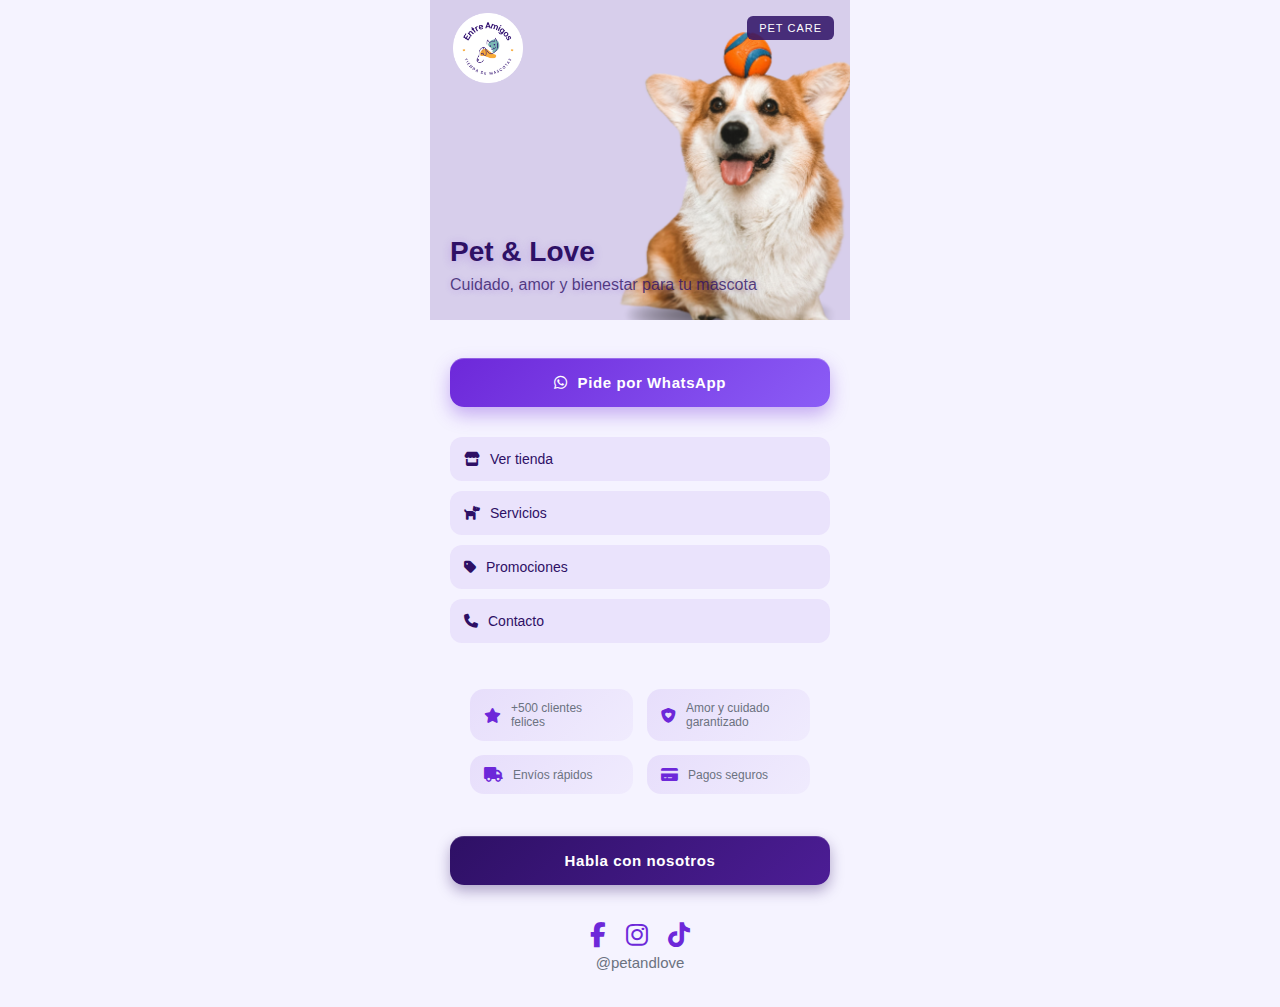
<file: Index.html>
<!DOCTYPE html>
<html lang="es">
<head>
  <meta charset="UTF-8">
  <meta name="viewport" content="width=device-width, initial-scale=1.0">
  <title>Pet Bio Link</title>
  <link rel="stylesheet" href="css/style.css">
  <link rel="stylesheet" href="https://cdnjs.cloudflare.com/ajax/libs/font-awesome/6.5.0/css/all.min.css">
</head>
<body>

<div class="phone">
  <div class="card">

    <!-- 1️⃣ HEADER / PRIMERA IMPRESIÓN -->
    <div class="header">
        <img src="img/header_bio.png" alt="Pet Brand">

        <!-- LOGO IZQUIERDA -->
        <div class="brand-logo">
            <img src="img/logo.png" alt="Pet & Love Logo">
        </div>

        <!-- TAG DERECHA (el que ya tenías) -->
        <div class="logo">PET CARE</div>

        <!-- TEXTO SOBRE LA IMAGEN -->
        <div class="info">
            <h1>Pet & Love</h1>
            <span class="role">Cuidado, amor y bienestar para tu mascota</span>
        </div>
    </div>


    <div class="content">
        <!-- 2️⃣ CTA PRINCIPAL -->
        <a href="#" class="btn primary">
            <i class="fab fa-whatsapp"></i> Pide por WhatsApp
        </a>

        <!-- 3️⃣ ENLACES CLAVE -->
        <div class="links">
            <a href="views/shop.html"><i class="fas fa-store"></i> Ver tienda</a>
            <a href="views/service.html"><i class="fas fa-dog"></i> Servicios</a>
            <a href="views/promo.html"><i class="fas fa-tag"></i> Promociones</a>
            <a href="views/contact.html"><i class="fas fa-phone"></i> Contacto</a>
        </div>

        <!-- 4️⃣ BLOQUE DE CONFIANZA -->
        <div class="trust">
            <div><i class="fas fa-star"></i> +500 clientes felices</div>
            <div><i class="fas fa-shield-heart"></i> Amor y cuidado garantizado</div>
            <div><i class="fas fa-truck"></i> Envíos rápidos</div>
            <div><i class="fas fa-credit-card"></i> Pagos seguros</div>
        </div>

        <!-- 5️⃣ CTA FINAL -->
        <a href="#" class="btn secondary">
            Habla con nosotros
        </a>

        <!-- REDES -->
        <div class="social">
            <i class="fab fa-facebook-f"></i>
            <i class="fab fa-instagram"></i>
            <i class="fab fa-tiktok"></i>
        </div>

        <p class="username">@petandlove</p>
    </div>


    

  </div>
</div>

</body>
</html>
</file>
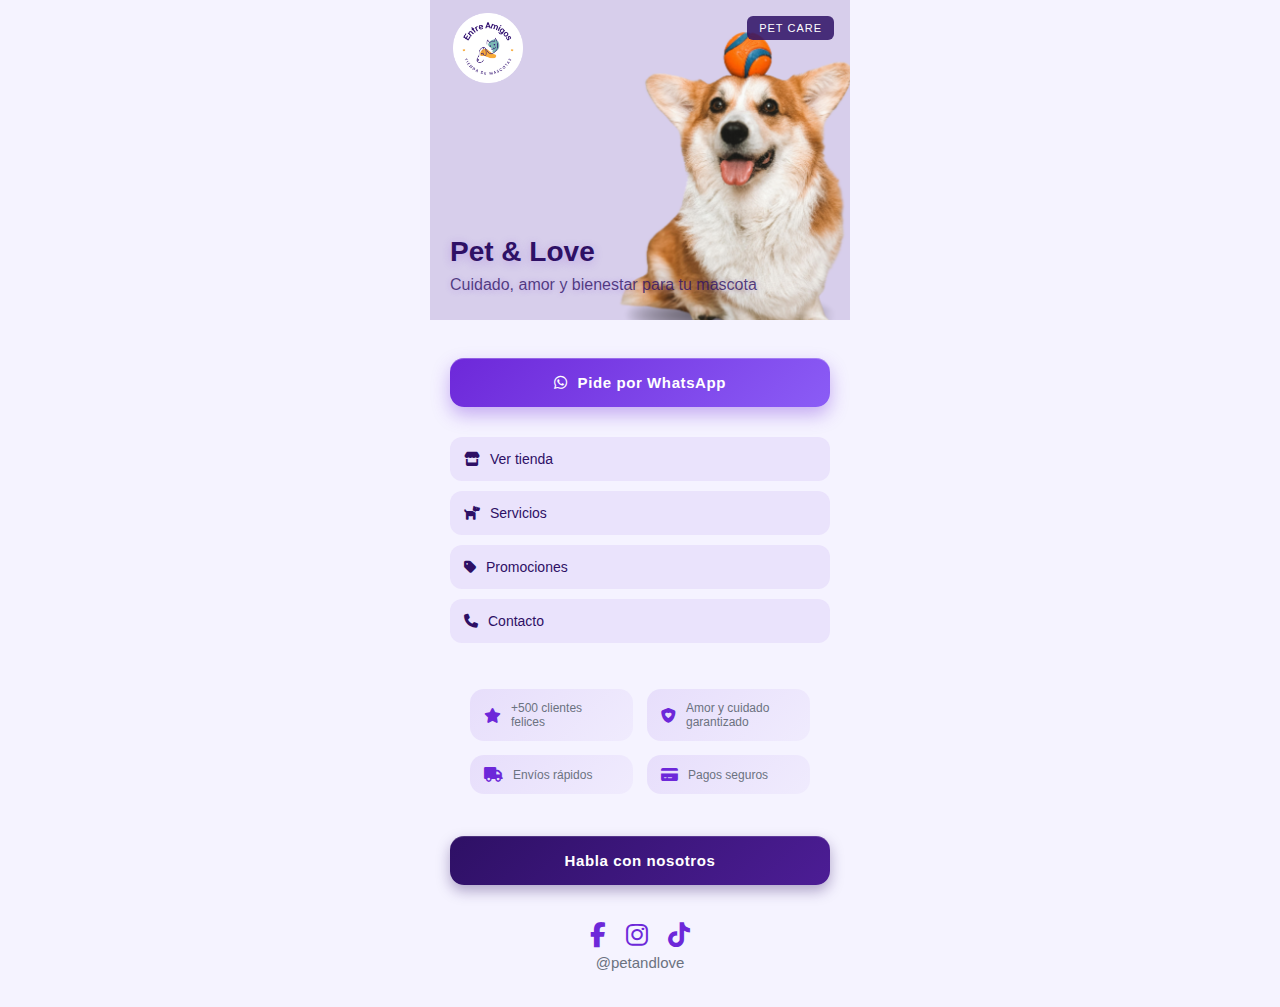
<file: index.html>
<!DOCTYPE html>
<html lang="es">
<head>
  <meta charset="UTF-8">
  <meta name="viewport" content="width=device-width, initial-scale=1.0">
  <title>Pet Bio Link</title>
  <link rel="stylesheet" href="/css/style.css">
  <link rel="stylesheet" href="https://cdnjs.cloudflare.com/ajax/libs/font-awesome/6.5.0/css/all.min.css">
</head>
<body>

<div class="phone">
  <div class="card">

    <!-- 1️⃣ HEADER / PRIMERA IMPRESIÓN -->
    <div class="header">
        <img src="/img/header_bio.png" alt="Pet Brand">

        <!-- LOGO IZQUIERDA -->
        <div class="brand-logo">
            <img src="/img/logo.png" alt="Pet & Love Logo">
        </div>

        <!-- TAG DERECHA (el que ya tenías) -->
        <div class="logo">PET CARE</div>

        <!-- TEXTO SOBRE LA IMAGEN -->
        <div class="info">
            <h1>Pet & Love</h1>
            <span class="role">Cuidado, amor y bienestar para tu mascota</span>
        </div>
    </div>


    <div class="content">
        <!-- 2️⃣ CTA PRINCIPAL -->
        <a href="#" class="btn primary">
            <i class="fab fa-whatsapp"></i> Pide por WhatsApp
        </a>

        <!-- 3️⃣ ENLACES CLAVE -->
        <div class="links">
            <a href="/views/shop.html"><i class="fas fa-store"></i> Ver tienda</a>
            <a href="/views/service.html"><i class="fas fa-dog"></i> Servicios</a>
            <a href="/views/promo.html"><i class="fas fa-tag"></i> Promociones</a>
            <a href="/views/contact.html"><i class="fas fa-phone"></i> Contacto</a>
        </div>

        <!-- 4️⃣ BLOQUE DE CONFIANZA -->
        <div class="trust">
            <div><i class="fas fa-star"></i> +500 clientes felices</div>
            <div><i class="fas fa-shield-heart"></i> Amor y cuidado garantizado</div>
            <div><i class="fas fa-truck"></i> Envíos rápidos</div>
            <div><i class="fas fa-credit-card"></i> Pagos seguros</div>
        </div>

        <!-- 5️⃣ CTA FINAL -->
        <a href="#" class="btn secondary">
            Habla con nosotros
        </a>

        <!-- REDES -->
        <div class="social">
            <i class="fab fa-facebook-f"></i>
            <i class="fab fa-instagram"></i>
            <i class="fab fa-tiktok"></i>
        </div>

        <p class="username">@petandlove</p>
    </div>


    

  </div>
</div>

</body>
</html>
</file>
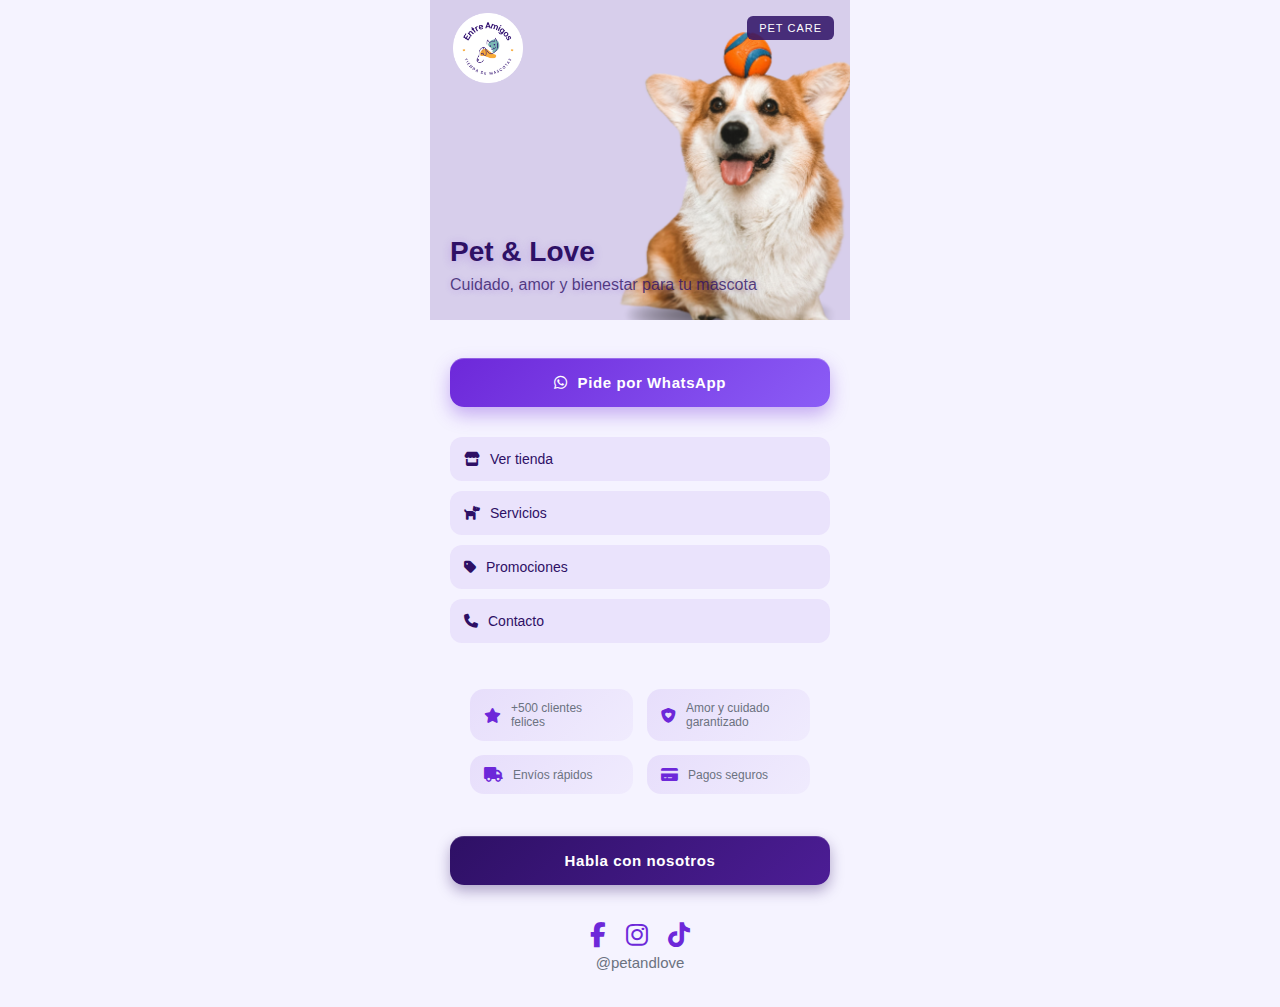
<file: public/Index.html>
<!DOCTYPE html>
<html lang="es">
<head>
  <meta charset="UTF-8">
  <meta name="viewport" content="width=device-width, initial-scale=1.0">
  <title>Pet Bio Link</title>
  <link rel="stylesheet" href="../css/style.css">
  <link rel="stylesheet" href="https://cdnjs.cloudflare.com/ajax/libs/font-awesome/6.5.0/css/all.min.css">
</head>
<body>

<div class="phone">
  <div class="card">

    <!-- 1️⃣ HEADER / PRIMERA IMPRESIÓN -->
    <div class="header">
        <img src="../img/header_bio.png" alt="Pet Brand">

        <!-- LOGO IZQUIERDA -->
        <div class="brand-logo">
            <img src="../img/logo.png" alt="Pet & Love Logo">
        </div>

        <!-- TAG DERECHA (el que ya tenías) -->
        <div class="logo">PET CARE</div>

        <!-- TEXTO SOBRE LA IMAGEN -->
        <div class="info">
            <h1>Pet & Love</h1>
            <span class="role">Cuidado, amor y bienestar para tu mascota</span>
        </div>
    </div>


    <div class="content">
        <!-- 2️⃣ CTA PRINCIPAL -->
        <a href="#" class="btn primary">
            <i class="fab fa-whatsapp"></i> Pide por WhatsApp
        </a>

        <!-- 3️⃣ ENLACES CLAVE -->
        <div class="links">
            <a href="../views/shop.html"><i class="fas fa-store"></i> Ver tienda</a>
            <a href="../views/service.html"><i class="fas fa-dog"></i> Servicios</a>
            <a href="../views/promo.html"><i class="fas fa-tag"></i> Promociones</a>
            <a href="../views/contact.html"><i class="fas fa-phone"></i> Contacto</a>
        </div>

        <!-- 4️⃣ BLOQUE DE CONFIANZA -->
        <div class="trust">
            <div><i class="fas fa-star"></i> +500 clientes felices</div>
            <div><i class="fas fa-shield-heart"></i> Amor y cuidado garantizado</div>
            <div><i class="fas fa-truck"></i> Envíos rápidos</div>
            <div><i class="fas fa-credit-card"></i> Pagos seguros</div>
        </div>

        <!-- 5️⃣ CTA FINAL -->
        <a href="#" class="btn secondary">
            Habla con nosotros
        </a>

        <!-- REDES -->
        <div class="social">
            <i class="fab fa-facebook-f"></i>
            <i class="fab fa-instagram"></i>
            <i class="fab fa-tiktok"></i>
        </div>

        <p class="username">@petandlove</p>
    </div>


    

  </div>
</div>

</body>
</html>
</file>
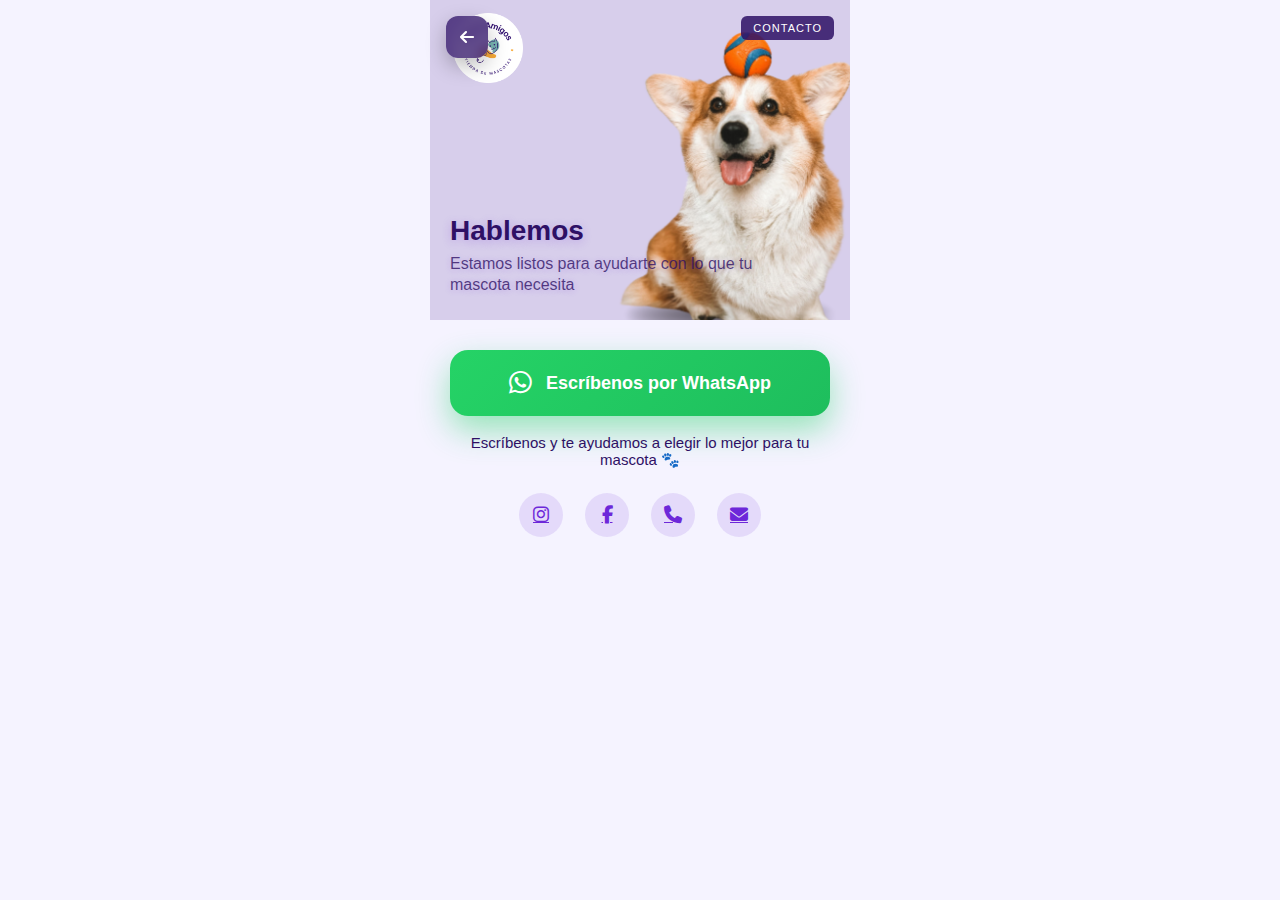
<file: views/contact.html>
<!DOCTYPE html>
<html lang="es">
<head>
  <meta charset="UTF-8">
  <meta name="viewport" content="width=device-width, initial-scale=1.0">
  <title>Pet Bio Link</title>
  <link rel="stylesheet" href="../css/style.css">
  <link rel="stylesheet" href="https://cdnjs.cloudflare.com/ajax/libs/font-awesome/6.5.0/css/all.min.css">
</head>
<body>

<div class="phone">
  <div class="card">

    <!-- HEADER -->
    <div class="header">
      <img src="../img/header_bio.png" alt="Contacto Pet">

      <!-- VOLVER -->
      <a href="../index.html" class="back-btn">
        <i class="fas fa-arrow-left"></i>
      </a>

      <div class="brand-logo">
        <img src="../img/logo.png" alt="Pet & Love Logo">
      </div>

      <div class="logo">CONTACTO</div>

      <div class="info">
        <h1>Hablemos</h1>
        <span class="role">
          Estamos listos para ayudarte con lo que tu mascota necesita
        </span>
      </div>
    </div>

    <!-- CONTENIDO -->
    <div class="content">

      <!-- CTA PRINCIPAL -->
      <a href="https://wa.me/573001234567" class="contact-whatsapp">
        <i class="fab fa-whatsapp"></i>
        <span>Escríbenos por WhatsApp</span>
      </a>

      <!-- TEXTO CERCANO -->
      <p class="contact-text">
        Escríbenos y te ayudamos a elegir lo mejor para tu mascota 🐾
      </p>

      <!-- OPCIONALES -->
      <div class="contact-options">
        <a href="#" aria-label="Instagram">
          <i class="fab fa-instagram"></i>
        </a>
        <a href="#" aria-label="Facebook">
          <i class="fab fa-facebook-f"></i>
        </a>
        <a href="tel:+573001234567" aria-label="Teléfono">
          <i class="fas fa-phone"></i>
        </a>
        <a href="mailto:info@petandlove.com" aria-label="Email">
          <i class="fas fa-envelope"></i>
        </a>
      </div>

    </div>
  </div>
</div>




</body>
</html>
</file>
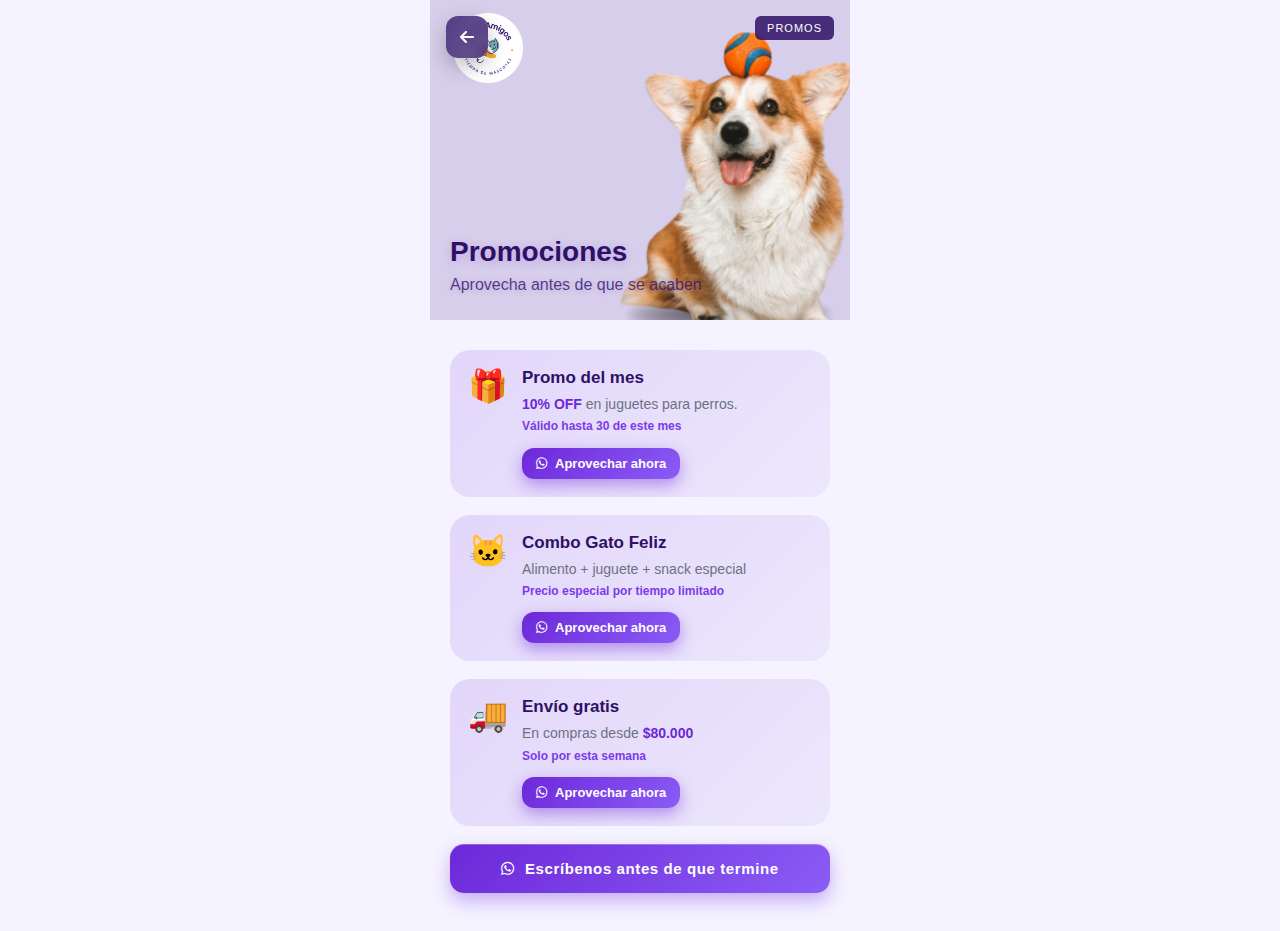
<file: views/promo.html>
<!DOCTYPE html>
<html lang="es">
<head>
  <meta charset="UTF-8">
  <meta name="viewport" content="width=device-width, initial-scale=1.0">
  <title>Pet Bio Link</title>
  <link rel="stylesheet" href="../css/style.css">
  <link rel="stylesheet" href="https://cdnjs.cloudflare.com/ajax/libs/font-awesome/6.5.0/css/all.min.css">
</head>
<body>

<div class="phone">
  <div class="card">

    <!-- HEADER -->
    <div class="header">
      <img src="../img/header_bio.png" alt="Promociones Pet">

      <!-- VOLVER -->
      <a href="../index.html" class="back-btn">
        <i class="fas fa-arrow-left"></i>
      </a>

      <div class="brand-logo">
        <img src="../img/logo.png" alt="Pet & Love Logo">
      </div>

      <div class="logo">PROMOS</div>

      <div class="info">
        <h1>Promociones</h1>
        <span class="role">Aprovecha antes de que se acaben</span>
      </div>
    </div>

    <!-- CONTENIDO -->
    <div class="content">

      <section class="promos">

        <!-- PROMO 1 -->
        <div class="promo">
          <div class="promo-icon">🎁</div>
          <div class="promo-info">
            <h3>Promo del mes</h3>
            <p>
              <strong>10% OFF</strong> en juguetes para perros.<br>
              <span class="promo-date">Válido hasta 30 de este mes</span>
            </p>
            <a href="#" class="promo-btn">
              <i class="fab fa-whatsapp"></i> Aprovechar ahora
            </a>
          </div>
        </div>

        <!-- PROMO 2 -->
        <div class="promo">
          <div class="promo-icon">🐱</div>
          <div class="promo-info">
            <h3>Combo Gato Feliz</h3>
            <p>
              Alimento + juguete + snack especial<br>
              <span class="promo-highlight">Precio especial por tiempo limitado</span>
            </p>
            <a href="#" class="promo-btn">
              <i class="fab fa-whatsapp"></i> Aprovechar ahora
            </a>
          </div>
        </div>

        <!-- PROMO 3 -->
        <div class="promo">
          <div class="promo-icon">🚚</div>
          <div class="promo-info">
            <h3>Envío gratis</h3>
            <p>
              En compras desde <strong>$80.000</strong><br>
              <span class="promo-highlight">Solo por esta semana</span>
            </p>
            <a href="#" class="promo-btn">
              <i class="fab fa-whatsapp"></i> Aprovechar ahora
            </a>
          </div>
        </div>

      </section>

      <!-- CTA FINAL FUERTE -->
      <a href="#" class="btn primary">
        <i class="fab fa-whatsapp"></i> Escríbenos antes de que termine
      </a>

    </div>
  </div>
</div>



</body>
</html>
</file>
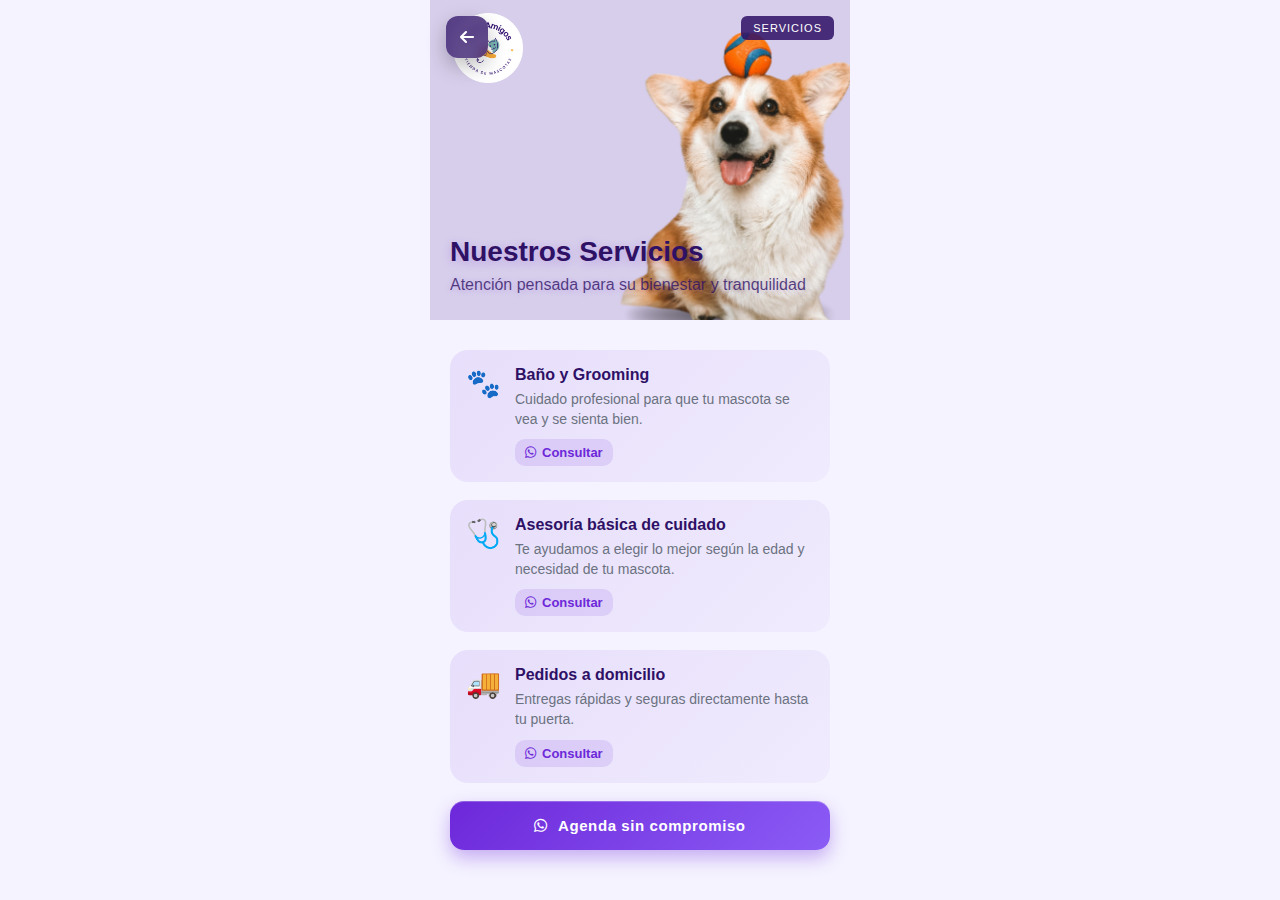
<file: views/service.html>
<!DOCTYPE html>
<html lang="es">
<head>
  <meta charset="UTF-8">
  <meta name="viewport" content="width=device-width, initial-scale=1.0">
  <title>Pet Bio Link</title>
  <link rel="stylesheet" href="../css/style.css">
  <link rel="stylesheet" href="https://cdnjs.cloudflare.com/ajax/libs/font-awesome/6.5.0/css/all.min.css">
</head>
<body>

<div class="phone">
  <div class="card">

    <!-- HEADER -->
    <div class="header">
      <img src="../img/header_bio.png" alt="Servicios Pet">

      <!-- VOLVER -->
      <a href="../index.html" class="back-btn">
        <i class="fas fa-arrow-left"></i>
      </a>

      <div class="brand-logo">
        <img src="../img/logo.png" alt="Pet & Love Logo">
      </div>

      <div class="logo">SERVICIOS</div>

      <div class="info">
        <h1>Nuestros Servicios</h1>
        <span class="role">Atención pensada para su bienestar y tranquilidad</span>
      </div>
    </div>

    <!-- CONTENIDO -->
    <div class="content">

      <section class="services">

        <div class="service">
          <div class="service-icon">🐾</div>
          <div class="service-info">
            <h3>Baño y Grooming</h3>
            <p>Cuidado profesional para que tu mascota se vea y se sienta bien.</p>
            <a href="#" class="service-btn">
              <i class="fab fa-whatsapp"></i> Consultar
            </a>
          </div>
        </div>

        <div class="service">
          <div class="service-icon">🩺</div>
          <div class="service-info">
            <h3>Asesoría básica de cuidado</h3>
            <p>Te ayudamos a elegir lo mejor según la edad y necesidad de tu mascota.</p>
            <a href="#" class="service-btn">
              <i class="fab fa-whatsapp"></i> Consultar
            </a>
          </div>
        </div>

        <div class="service">
          <div class="service-icon">🚚</div>
          <div class="service-info">
            <h3>Pedidos a domicilio</h3>
            <p>Entregas rápidas y seguras directamente hasta tu puerta.</p>
            <a href="#" class="service-btn">
              <i class="fab fa-whatsapp"></i> Consultar
            </a>
          </div>
        </div>

      </section>

      <!-- CTA FINAL SUAVE -->
      <a href="#" class="btn primary">
        <i class="fab fa-whatsapp"></i> Agenda sin compromiso
      </a>

    </div>
  </div>
</div>


</body>
</html>
</file>
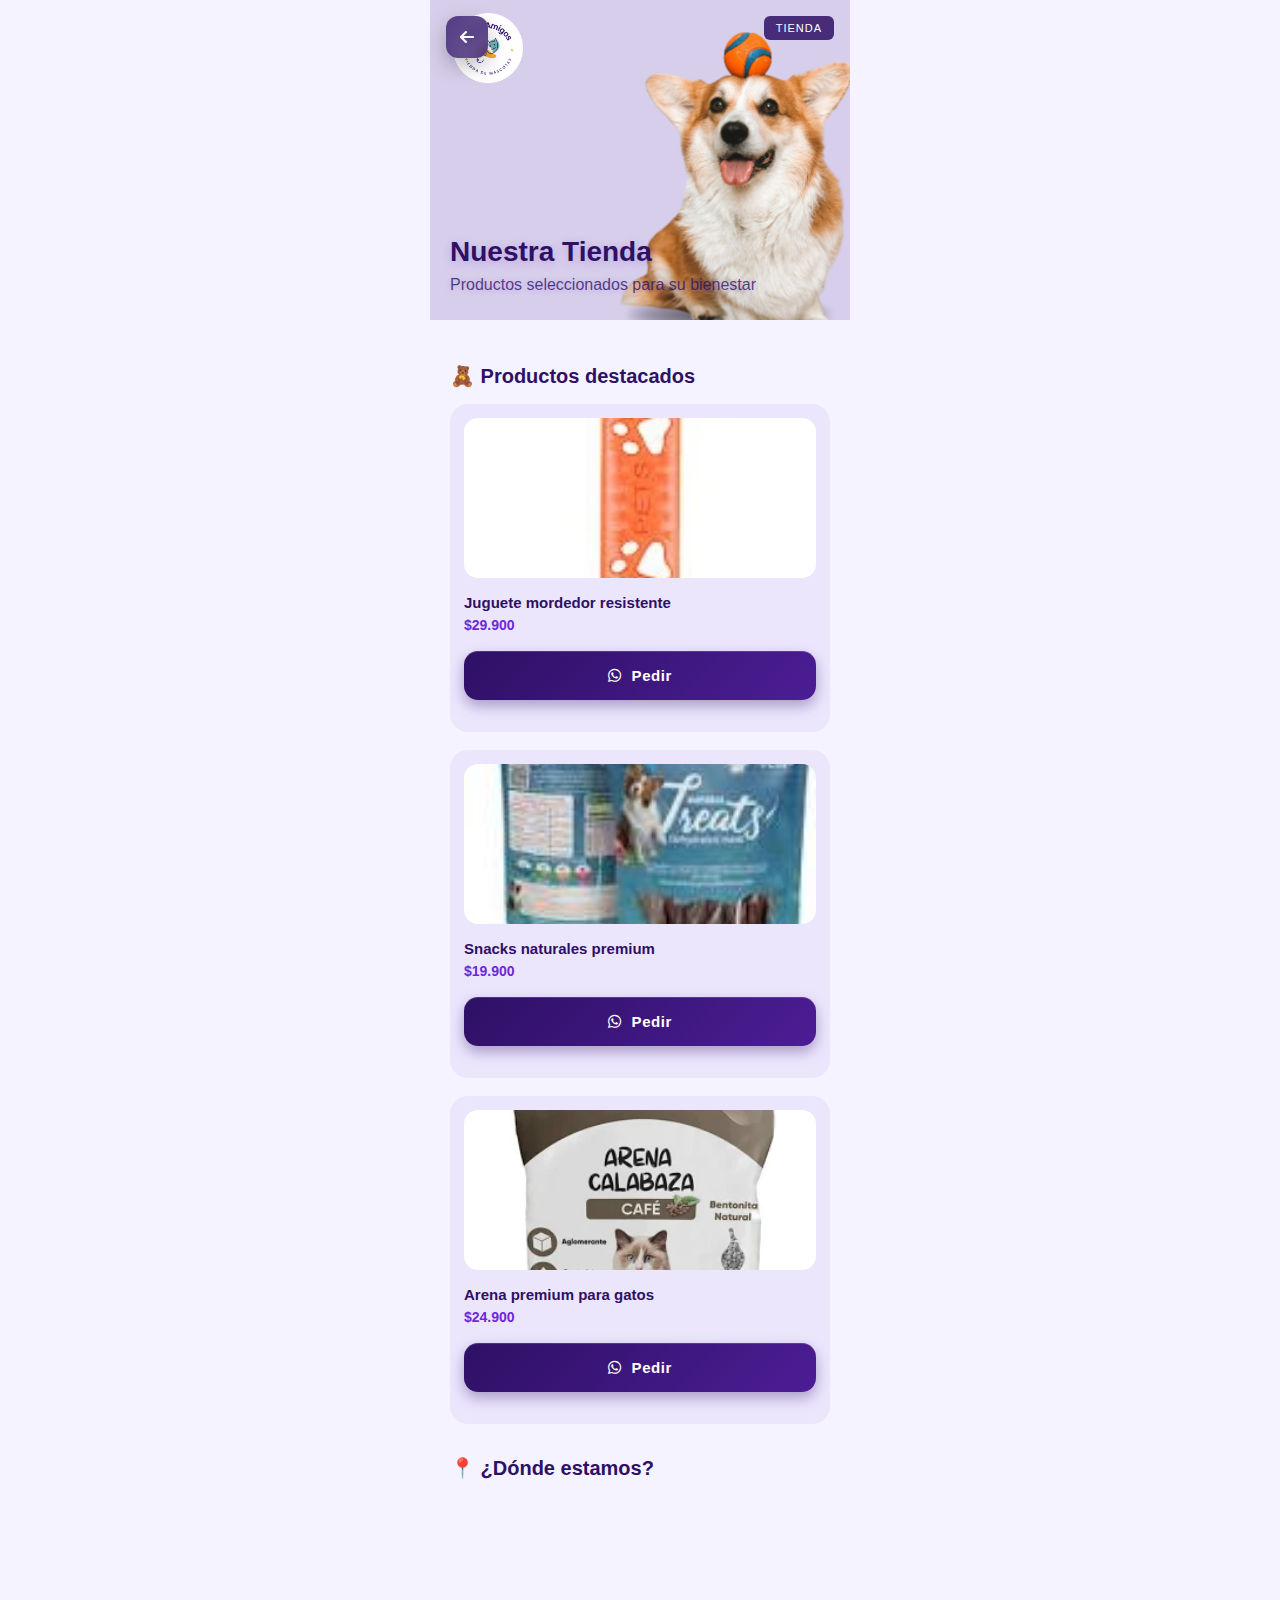
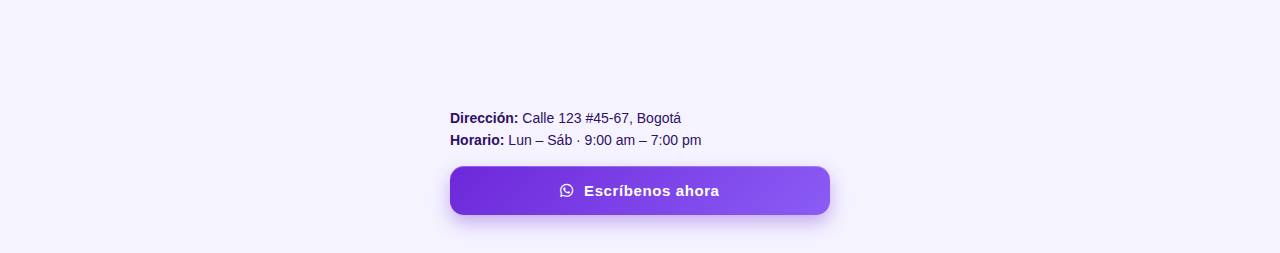
<file: views/shop.html>
<!DOCTYPE html>
<html lang="es">
<head>
  <meta charset="UTF-8">
  <meta name="viewport" content="width=device-width, initial-scale=1.0">
  <title>Pet Bio Link</title>
  <link rel="stylesheet" href="../css/style.css">
  <link rel="stylesheet" href="https://cdnjs.cloudflare.com/ajax/libs/font-awesome/6.5.0/css/all.min.css">
</head>
<body>

<div class="phone">
  <div class="card">

    <!-- HEADER -->
    <div class="header">
      <img src="../img/header_bio.png" alt="Tienda Pet">
      <!-- VOLVER -->
        <a href="../index.html" class="back-btn">
        <i class="fas fa-arrow-left"></i>
        </a>


      <div class="brand-logo">
        <img src="../img/logo.png" alt="Pet & Love Logo">
      </div>

      <div class="logo">TIENDA</div>

      <div class="info">
        <h1>Nuestra Tienda</h1>
        <span class="role">Productos seleccionados para su bienestar</span>
      </div>
    </div>

    <!-- CONTENIDO -->
    <div class="content">

      <!-- CATÁLOGO -->
      <section class="store">
        <h2 class="section-title">🧸 Productos destacados</h2>

        <div class="products">

          <div class="product">
            <img src="../img/juguete.webp" alt="">
            <h3>Juguete mordedor resistente</h3>
            <span class="price">$29.900</span>
            <a href="#" class="btn secondary">
              <i class="fab fa-whatsapp"></i> Pedir
            </a>
          </div>

          <div class="product">
            <img src="../img/snaks.jpg" alt="">
            <h3>Snacks naturales premium</h3>
            <span class="price">$19.900</span>
            <a href="#" class="btn secondary">
              <i class="fab fa-whatsapp"></i> Pedir
            </a>
          </div>

          <div class="product">
            <img src="../img/arena.webp" alt="">
            <h3>Arena premium para gatos</h3>
            <span class="price">$24.900</span>
            <a href="#" class="btn secondary">
              <i class="fab fa-whatsapp"></i> Pedir
            </a>
          </div>

        </div>
      </section>

      <!-- UBICACIÓN -->
      <section class="location">
        <h2 class="section-title">📍 ¿Dónde estamos?</h2>

        <div class="map">
          <iframe
            src="https://www.google.com/maps?q=bogota&output=embed"
            loading="lazy">
          </iframe>
        </div>

        <div class="address">
          <p><strong>Dirección:</strong> Calle 123 #45-67, Bogotá</p>
          <p><strong>Horario:</strong> Lun – Sáb · 9:00 am – 7:00 pm</p>
        </div>
      </section>

      <!-- CTA FINAL -->
      <a href="#" class="btn primary">
        <i class="fab fa-whatsapp"></i> Escríbenos ahora
      </a>

    </div>
  </div>
</div>

</body>
</html>
</file>
<file: css/style.css>
:root {
  --primary: #6d28d9;
  --secondary: #8b5cf6;
  --dark: #2e1065;
  --light: #f5f3ff;
  --gray: #6b7280;
}

* {
  margin: 0;
  padding: 0;
  box-sizing: border-box;
  font-family: Arial, sans-serif;
}

/* BODY SIN EMPUJES */
body {
  background: var(--light);
  display: flex;
  justify-content: center;
}
/* ================= CONTENEDOR BIO LINK ================= */
.phone {
  width: 100%;
  max-width: 420px;   /* ancho tipo celular */
  margin: 0 auto;
}

/* ================= SIN TARJETA ================= */
.card {
  background: transparent;
  border-radius: 0;
  box-shadow: none;
  overflow: visible;
}

/* ================= HEADER FULL BLEED ================= */
.header {
  position: relative;
  width: 100%;
  height: 270px;
  margin: 0;
  padding: 0;
}

/* ================= IMAGEN HEADER ================= */
.header img {
  width: 100%;
  height: 100%;
  object-fit: cover;
  display: block;
}

/* ================= LOGO ARRIBA IZQUIERDA ================= */
.brand-logo {
  position: absolute;
  top: -2px;
  left: 8px;

  width: 100px;
  height: 100px;

  background: transparent;

  display: flex;
  align-items: center;
  justify-content: center;
}

.brand-logo img {
  width: 70%;
  height: 70%;
  object-fit: contain;
}

/* ================= LOGO TEXTO ARRIBA DERECHA ================= */
.logo {
  position: absolute;
  top: 16px;
  right: 16px;
  background: rgba(46, 16, 101, 0.85);
  color: #fff;
  padding: 6px 12px;
  font-size: 11px;
  letter-spacing: 1px;
  border-radius: 6px;
}

/* ================= TEXTO SOBRE IMAGEN ================= */
.info {
  position: absolute;
  bottom: 24px;
  left: 20px;
  max-width: 85%;
  text-align: left;
}

.info h1 {
  font-size: 32px;
  color: #2e1065;
  margin-bottom: 6px;
  text-shadow: 0 2px 10px rgba(109, 40, 217, 0.25);
}

.role {
  font-size: 18px;
  color: rgba(46, 16, 101, 0.78);
  line-height: 1.35;
  text-shadow: 0 1px 6px rgba(109, 40, 217, 0.22);
}

/* ========================================================= */
/* ================= AJUSTES DESKTOP ======================= */
/* ========================================================= */

@media (min-width: 768px) {

  .header {
    height: 320px;
  }

  .info h1 {
    font-size: 28px;
  }

  .role {
    font-size: 16px;
  }
}
/* ================= CONTENIDO ================= */

.content {
  padding: 20px;
}
.btn {
  display: flex;
  align-items: center;
  justify-content: center;
  gap: 10px;

  width: 100%;
  margin: 18px 0;
  padding: 16px;

  border-radius: 14px;
  text-decoration: none;

  font-size: 15px;
  letter-spacing: 0.6px;
  font-weight: 700;

  cursor: pointer;
  position: relative;
  overflow: hidden;

  transition:
    transform 0.25s ease,
    box-shadow 0.25s ease,
    background 0.25s ease;
}

/* ───────── PRIMARY ───────── */
.btn.primary {
  background: linear-gradient(
    135deg,
    var(--primary),
    var(--secondary)
  );
  color: #fff;
  box-shadow:
    0 8px 18px rgba(109, 40, 217, 0.35),
    inset 0 1px 0 rgba(255,255,255,0.25);
}

.btn.primary:hover {
  transform: translateY(-3px);
  box-shadow:
    0 14px 32px rgba(109, 40, 217, 0.45),
    inset 0 1px 0 rgba(255,255,255,0.35);
}

.btn.primary:active {
  transform: translateY(-1px) scale(0.98);
}

/* ───────── SECONDARY ───────── */
.btn.secondary {
  background: linear-gradient(
    135deg,
    #2e1065,
    #4c1d95
  );
  color: #fff;
  box-shadow:
    0 6px 14px rgba(46, 16, 101, 0.35),
    inset 0 1px 0 rgba(255,255,255,0.15);
}

.btn.secondary:hover {
  background: linear-gradient(
    135deg,
    var(--primary),
    var(--secondary)
  );
  transform: translateY(-2px);
  box-shadow:
    0 12px 28px rgba(109, 40, 217, 0.45);
}

.btn.secondary:active {
  transform: scale(0.97);
}

/* LINKS */
.links {
  padding: 12px 0;
}

.links a {
  display: flex;
  align-items: center;
  gap: 10px;
  padding: 14px;
  margin-bottom: 10px;
  background: rgba(109, 40, 217, 0.08);
  border-radius: 12px;
  color: var(--dark);
  text-decoration: none;
  font-size: 14px;
  transition: all 0.25s ease;
}

.links a:hover {
  background: linear-gradient(135deg, var(--primary), var(--secondary));
  color: #fff;
  transform: translateX(4px);
}

/* ================= TRUST (MEJORADO) ================= */
.trust {
  padding: 24px 20px;
  display: grid;
  grid-template-columns: 1fr 1fr;
  gap: 14px;
  font-size: 12px;
  color: var(--gray);
}

.trust div {
  display: flex;
  align-items: center;
  gap: 10px;

  background: linear-gradient(
    135deg,
    rgba(109, 40, 217, 0.10),
    rgba(109, 40, 217, 0.04)
  );

  padding: 12px 14px;
  border-radius: 14px;

  transition: all 0.25s ease;
}

/* Icono más protagonista */
.trust i {
  font-size: 15px;
  color: var(--primary);
  flex-shrink: 0;
}

/* Hover elegante */
.trust div:hover {
  transform: translateY(-2px);
  background: linear-gradient(
    135deg,
    rgba(109, 40, 217, 0.18),
    rgba(109, 40, 217, 0.08)
  );
}

/* SOCIAL */
.social {
  display: flex;
  justify-content: center;
  gap: 20px;
  padding: 20px 0 6px;
}

.social i {
  font-size: 25px;
  color: var(--primary);
  cursor: pointer;
  transition: transform 0.25s ease;
}

.social i:hover {
  transform: scale(1.25);
}

/* USERNAME */
.username {
  font-size: 15px;
  color: var(--gray);
  padding-bottom: 16px;
  text-align: center;
}


/* ================= TIENDA ================= */

.section-title {
  font-size: 20px;
  color: var(--dark);
  margin: 24px 0 16px;
  text-align: left;
}

/* GRID PRODUCTOS */
.products {
  display: grid;
  grid-template-columns: 1fr;
  gap: 18px;
}

.product {
  background: rgba(109, 40, 217, 0.06);
  border-radius: 18px;
  padding: 14px;
  transition: transform 0.25s ease;
}

.product:hover {
  transform: translateY(-4px);
}

.product img {
  width: 100%;
  height: 160px;
  object-fit: cover;
  border-radius: 14px;
  margin-bottom: 12px;
}

.product h3 {
  font-size: 15px;
  color: var(--dark);
  margin-bottom: 6px;
}

.price {
  display: block;
  font-size: 14px;
  font-weight: 700;
  color: var(--primary);
  margin-bottom: 10px;
}

/* ================= UBICACIÓN ================= */

.location {
  margin-top: 32px;
}

.map {
  width: 100%;
  height: 200px;
  border-radius: 18px;
  overflow: hidden;
  margin-bottom: 14px;
}

.map iframe {
  width: 100%;
  height: 100%;
  border: 0;
}

.address p {
  font-size: 14px;
  color: var(--dark);
  margin-bottom: 6px;
}

/* BOTÓN VOLVER */
.back-btn {
  position: absolute;
  top: 16px;
  left: 16px;

  width: 42px;
  height: 42px;

  display: flex;
  align-items: center;
  justify-content: center;

  background: rgba(46, 16, 101, 0.75);
  color: #fff;

  border-radius: 12px;
  text-decoration: none;

  font-size: 16px;

  box-shadow: 0 8px 20px rgba(0,0,0,0.25);
  backdrop-filter: blur(6px);

  transition: all 0.25s ease;
  z-index: 10;
}

.back-btn:hover {
  transform: translateX(-3px);
  background: linear-gradient(
    135deg,
    var(--primary),
    var(--secondary)
  );
}

/* ================= SERVICIOS ================= */

.services {
  display: flex;
  flex-direction: column;
  gap: 18px;
  margin-top: 10px;
}

.service {
  display: flex;
  gap: 14px;

  background: linear-gradient(
    135deg,
    rgba(109, 40, 217, 0.10),
    rgba(109, 40, 217, 0.04)
  );

  padding: 16px;
  border-radius: 18px;
  transition: transform 0.25s ease;
}

.service:hover {
  transform: translateY(-3px);
}

.service-icon {
  font-size: 28px;
  line-height: 1;
  margin-top: 4px;
}

.service-info h3 {
  font-size: 16px;
  color: var(--dark);
  margin-bottom: 6px;
}

.service-info p {
  font-size: 14px;
  color: var(--gray);
  line-height: 1.4;
  margin-bottom: 10px;
}

/* BOTÓN CONSULTAR (discreto) */
.service-btn {
  display: inline-flex;
  align-items: center;
  gap: 6px;

  font-size: 13px;
  font-weight: 700;
  text-decoration: none;

  color: var(--primary);
  padding: 6px 10px;
  border-radius: 10px;

  background: rgba(109, 40, 217, 0.12);
  transition: all 0.25s ease;
}

.service-btn:hover {
  background: linear-gradient(
    135deg,
    var(--primary),
    var(--secondary)
  );
  color: #fff;
}

/* ================= PROMOCIONES ================= */

.promos {
  display: flex;
  flex-direction: column;
  gap: 18px;
  margin-top: 10px;
}

.promo {
  display: flex;
  gap: 14px;

  background: linear-gradient(
    135deg,
    rgba(109, 40, 217, 0.14),
    rgba(109, 40, 217, 0.06)
  );

  padding: 18px;
  border-radius: 20px;

  position: relative;
  overflow: hidden;

  transition: transform 0.25s ease;
}

.promo:hover {
  transform: translateY(-4px);
}

/* ICONO GRANDE */
.promo-icon {
  font-size: 32px;
  line-height: 1;
  margin-top: 2px;
}

/* INFO */
.promo-info h3 {
  font-size: 17px;
  color: var(--dark);
  margin-bottom: 6px;
}

.promo-info p {
  font-size: 14px;
  color: var(--gray);
  line-height: 1.45;
  margin-bottom: 12px;
}

.promo-info strong {
  color: var(--primary);
  font-weight: 800;
}

/* TEXTOS DE URGENCIA */
.promo-date,
.promo-highlight {
  display: inline-block;
  margin-top: 4px;
  font-size: 12px;
  font-weight: 700;
  color: #7c3aed;
}

/* BOTÓN APROVECHAR */
.promo-btn {
  display: inline-flex;
  align-items: center;
  gap: 8px;

  font-size: 13px;
  font-weight: 800;
  text-decoration: none;

  color: #fff;
  padding: 8px 14px;
  border-radius: 12px;

  background: linear-gradient(
    135deg,
    var(--primary),
    var(--secondary)
  );

  box-shadow: 0 6px 16px rgba(109, 40, 217, 0.45);
  transition: all 0.25s ease;
}

.promo-btn:hover {
  transform: translateY(-2px) scale(1.02);
  box-shadow: 0 12px 28px rgba(109, 40, 217, 0.55);
}

/* ================= CONTACTO ================= */

.contact-whatsapp {
  display: flex;
  align-items: center;
  justify-content: center;
  gap: 14px;

  width: 100%;
  padding: 20px;
  margin-top: 10px;

  font-size: 18px;
  font-weight: 800;
  text-decoration: none;

  color: #fff;
  border-radius: 18px;

  background: linear-gradient(
    135deg,
    #25d366,
    #1ebe5d
  );

  box-shadow: 0 14px 32px rgba(37, 211, 102, 0.45);
  transition: all 0.25s ease;
}

.contact-whatsapp i {
  font-size: 26px;
}

.contact-whatsapp:hover {
  transform: translateY(-4px);
  box-shadow: 0 20px 40px rgba(37, 211, 102, 0.55);
}

/* TEXTO */
.contact-text {
  margin: 18px 0 24px;
  text-align: center;
  font-size: 15px;
  color: var(--dark);
}

/* OPCIONES SECUNDARIAS */
.contact-options {
  display: flex;
  justify-content: center;
  gap: 22px;
}

.contact-options a {
  width: 44px;
  height: 44px;

  display: flex;
  align-items: center;
  justify-content: center;

  border-radius: 50%;
  background: rgba(109, 40, 217, 0.12);

  color: var(--primary);
  font-size: 18px;

  transition: all 0.25s ease;
}

.contact-options a:hover {
  background: linear-gradient(
    135deg,
    var(--primary),
    var(--secondary)
  );
  color: #fff;
  transform: scale(1.15);
}
</file>
